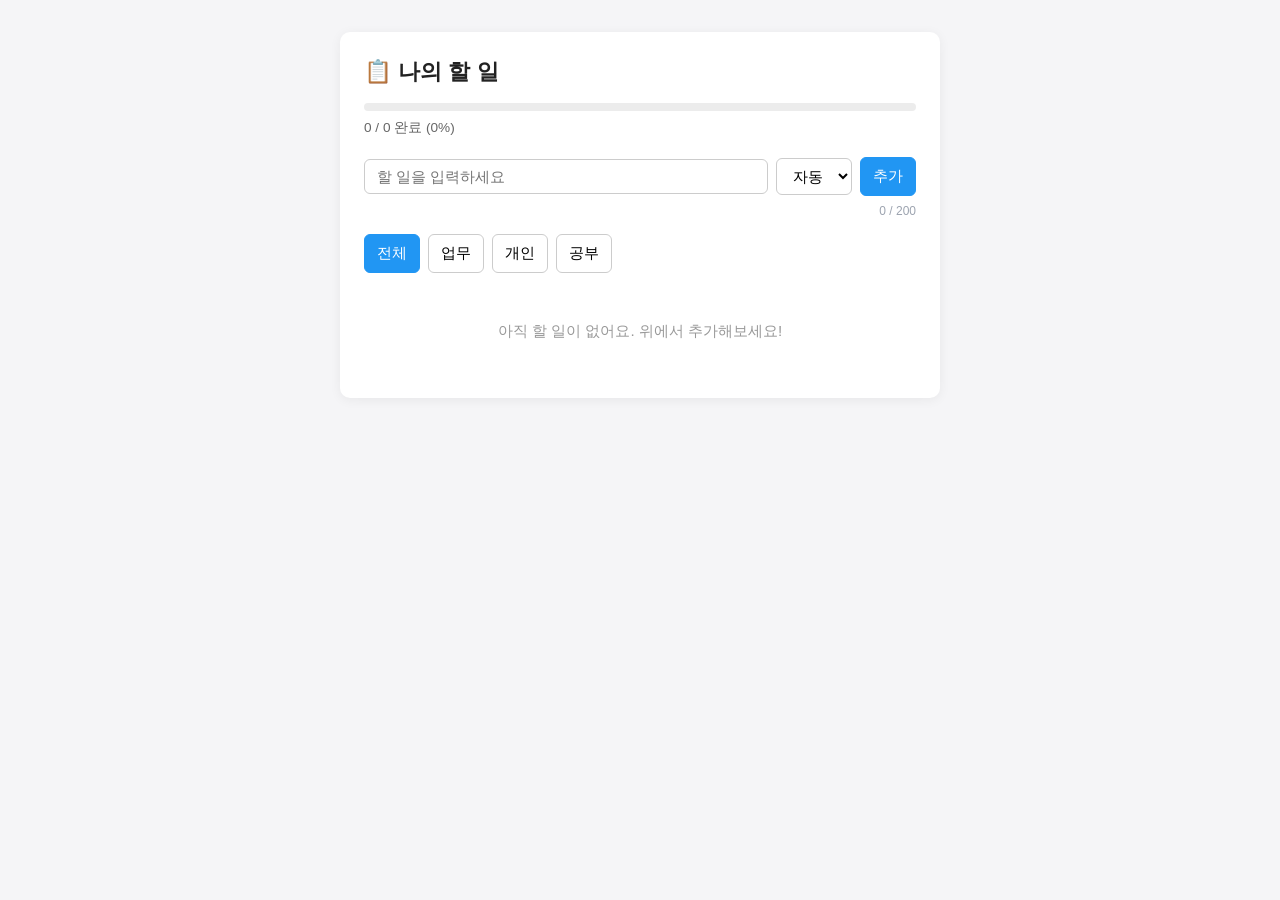
<file: index.html>
<!DOCTYPE html>
<html lang="ko">
<head>
    <meta charset="UTF-8">
    <meta name="viewport" content="width=device-width, initial-scale=1.0">
    <title>나의 할 일</title>
    <link rel="stylesheet" href="style.css">
</head>
<body>
    <div class="app">
        <header class="app-header">
            <h1>📋 나의 할 일</h1>
        </header>

        <section class="progress-section" aria-label="진행률">
            <div
                class="progress-bar"
                id="progress-bar"
                role="progressbar"
                aria-label="할 일 진행률"
                aria-valuemin="0"
                aria-valuemax="100"
                aria-valuenow="0"
            >
                <div class="progress-bar-fill" id="progress-bar-fill"></div>
            </div>
            <p class="progress-text" id="progress-text">0 / 0 완료 (0%)</p>
        </section>

        <section class="input-section">
            <label for="todo-input" class="visually-hidden">할 일 내용</label>
            <input
                type="text"
                id="todo-input"
                placeholder="할 일을 입력하세요"
                maxlength="200"
                autocomplete="off"
            >
            <label for="category-select" class="visually-hidden">카테고리 선택</label>
            <select id="category-select">
                <option value="auto">자동</option>
                <option value="work">업무</option>
                <option value="personal">개인</option>
                <option value="study">공부</option>
            </select>
            <button type="button" id="add-button">추가</button>
            <p class="input-counter" id="input-counter" aria-live="off">0 / 200</p>
            <p class="auto-hint" id="auto-hint" aria-live="polite" hidden></p>
        </section>

        <section class="filter-section" role="tablist" aria-label="카테고리 필터">
            <button type="button" class="filter-button" role="tab" aria-selected="true" data-filter="all">전체</button>
            <button type="button" class="filter-button" role="tab" aria-selected="false" data-filter="work">업무</button>
            <button type="button" class="filter-button" role="tab" aria-selected="false" data-filter="personal">개인</button>
            <button type="button" class="filter-button" role="tab" aria-selected="false" data-filter="study">공부</button>
        </section>

        <section class="list-section">
            <ul id="todo-list" aria-label="할 일 목록"></ul>
            <p class="empty-state" id="empty-state" hidden></p>
        </section>
    </div>

    <div class="toast-container" id="toast-container" aria-live="polite" aria-atomic="false"></div>

    <script type="module" src="app.js"></script>
</body>
</html>
</file>
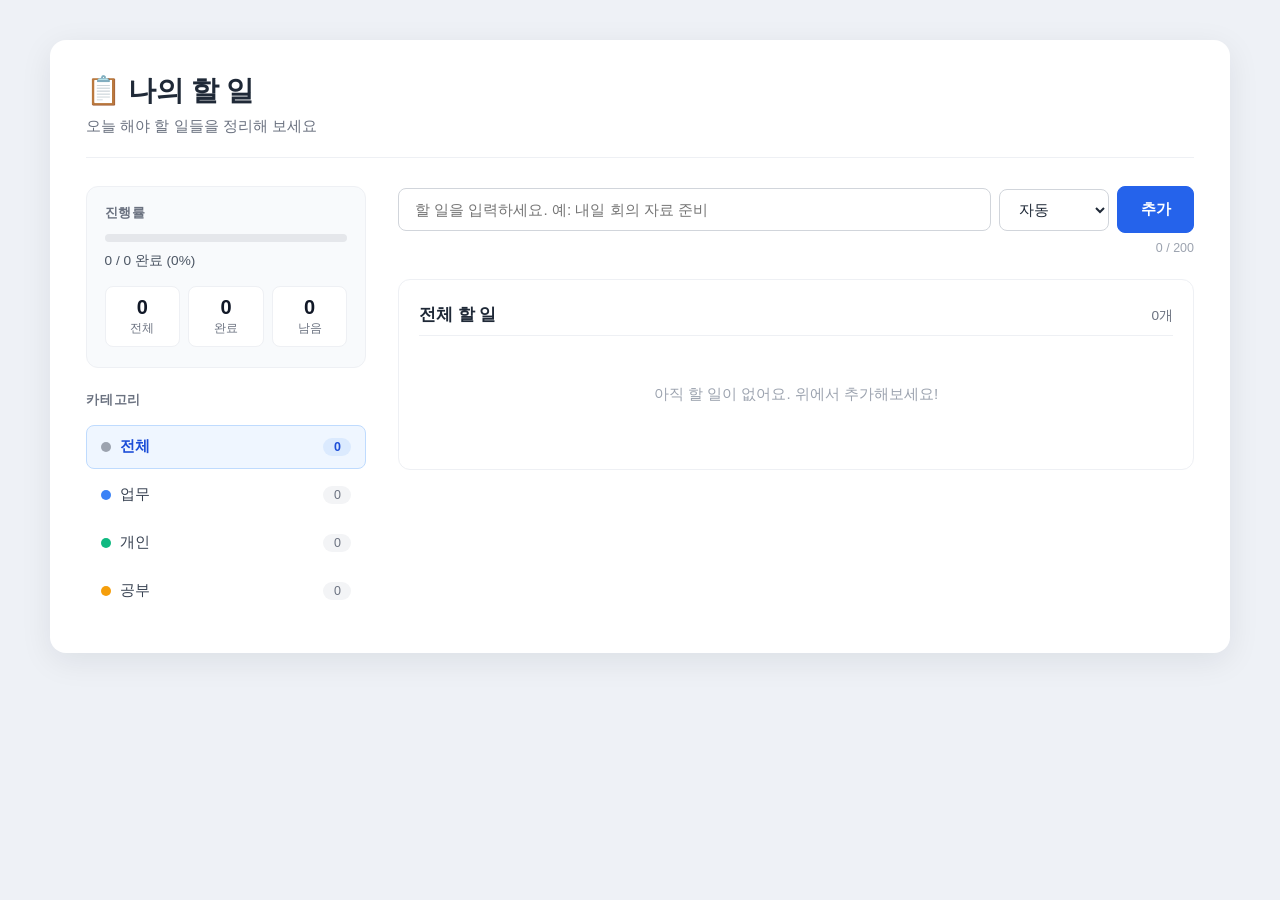
<file: web_version/index.html>
<!DOCTYPE html>
<html lang="ko">
<head>
    <meta charset="UTF-8">
    <meta name="viewport" content="width=device-width, initial-scale=1.0">
    <title>나의 할 일</title>
    <link rel="stylesheet" href="style.css">
</head>
<body>
    <div class="app">
        <header class="app-header">
            <h1>📋 나의 할 일</h1>
            <p class="app-subtitle">오늘 해야 할 일들을 정리해 보세요</p>
        </header>

        <div class="layout">
            <aside class="sidebar">
                <section class="progress-section" aria-label="진행률">
                    <h2 class="section-title">진행률</h2>
                    <div
                        class="progress-bar"
                        id="progress-bar"
                        role="progressbar"
                        aria-label="할 일 진행률"
                        aria-valuemin="0"
                        aria-valuemax="100"
                        aria-valuenow="0"
                    >
                        <div class="progress-bar-fill" id="progress-bar-fill"></div>
                    </div>
                    <p class="progress-text" id="progress-text">0 / 0 완료 (0%)</p>
                    <div class="stats">
                        <div class="stat">
                            <span class="stat-value" id="stat-total">0</span>
                            <span class="stat-label">전체</span>
                        </div>
                        <div class="stat">
                            <span class="stat-value" id="stat-done">0</span>
                            <span class="stat-label">완료</span>
                        </div>
                        <div class="stat">
                            <span class="stat-value" id="stat-remaining">0</span>
                            <span class="stat-label">남음</span>
                        </div>
                    </div>
                </section>

                <section class="filter-section" role="tablist" aria-label="카테고리 필터" aria-orientation="vertical">
                    <h2 class="section-title">카테고리</h2>
                    <button type="button" class="filter-button" role="tab" aria-selected="true" data-filter="all">
                        <span class="filter-dot dot-all" aria-hidden="true"></span>
                        <span class="filter-name">전체</span>
                        <span class="filter-count" id="count-all" aria-label="전체 개수">0</span>
                    </button>
                    <button type="button" class="filter-button" role="tab" aria-selected="false" data-filter="work">
                        <span class="filter-dot dot-work" aria-hidden="true"></span>
                        <span class="filter-name">업무</span>
                        <span class="filter-count" id="count-work" aria-label="업무 개수">0</span>
                    </button>
                    <button type="button" class="filter-button" role="tab" aria-selected="false" data-filter="personal">
                        <span class="filter-dot dot-personal" aria-hidden="true"></span>
                        <span class="filter-name">개인</span>
                        <span class="filter-count" id="count-personal" aria-label="개인 개수">0</span>
                    </button>
                    <button type="button" class="filter-button" role="tab" aria-selected="false" data-filter="study">
                        <span class="filter-dot dot-study" aria-hidden="true"></span>
                        <span class="filter-name">공부</span>
                        <span class="filter-count" id="count-study" aria-label="공부 개수">0</span>
                    </button>
                </section>
            </aside>

            <main class="main">
                <section class="input-section">
                    <label for="todo-input" class="visually-hidden">할 일 내용</label>
                    <input
                        type="text"
                        id="todo-input"
                        placeholder="할 일을 입력하세요. 예: 내일 회의 자료 준비"
                        maxlength="200"
                        autocomplete="off"
                    >
                    <label for="category-select" class="visually-hidden">카테고리 선택</label>
                    <select id="category-select">
                        <option value="auto">자동</option>
                        <option value="work">업무</option>
                        <option value="personal">개인</option>
                        <option value="study">공부</option>
                    </select>
                    <button type="button" id="add-button">추가</button>
                    <p class="input-counter" id="input-counter" aria-live="off">0 / 200</p>
                    <p class="auto-hint" id="auto-hint" aria-live="polite" hidden></p>
                </section>

                <section class="list-section">
                    <div class="list-header">
                        <h2 class="list-title" id="list-title">전체 할 일</h2>
                        <span class="list-meta" id="list-meta">0개</span>
                    </div>
                    <ul id="todo-list" aria-label="할 일 목록"></ul>
                    <p class="empty-state" id="empty-state" hidden></p>
                </section>
            </main>
        </div>
    </div>

    <div class="toast-container" id="toast-container" aria-live="polite" aria-atomic="false"></div>

    <script src="app.js"></script>
</body>
</html>
</file>
<file: style.css>
/* ---------- 기본 ---------- */

* {
    box-sizing: border-box;
}

body {
    font-family: -apple-system, BlinkMacSystemFont, "Segoe UI", "Malgun Gothic", sans-serif;
    background: #f5f5f7;
    color: #222;
    margin: 0;
    padding: 2rem 1rem;
}

.app {
    max-width: 600px;
    margin: 0 auto;
    background: #fff;
    padding: 1.5rem;
    border-radius: 10px;
    box-shadow: 0 2px 12px rgba(0, 0, 0, 0.06);
}

.app-header h1 {
    margin: 0 0 1rem;
    font-size: 1.4rem;
}

/* ---------- 시각 숨김 (스크린리더 전용) ---------- */

.visually-hidden {
    position: absolute;
    width: 1px;
    height: 1px;
    padding: 0;
    margin: -1px;
    overflow: hidden;
    clip: rect(0, 0, 0, 0);
    white-space: nowrap;
    border: 0;
}

/* ---------- 진행률 ---------- */

.progress-section {
    margin-bottom: 1.25rem;
}

.progress-bar {
    background: #ececec;
    border-radius: 4px;
    height: 8px;
    overflow: hidden;
}

.progress-bar-fill {
    background: #4caf50;
    height: 100%;
    width: 0%;
    transition: width 0.2s ease;
}

.progress-text {
    margin: 0.5rem 0 0;
    font-size: 0.85rem;
    color: #666;
}

/* ---------- 입력 / 필터 / 공통 폼 ---------- */

input[type="text"],
select,
button {
    padding: 0.5rem 0.75rem;
    font-size: 0.95rem;
    border: 1px solid #ccc;
    border-radius: 6px;
    background: #fff;
    font-family: inherit;
}

input[type="text"]:focus,
select:focus,
button:focus-visible {
    outline: none;
    border-color: #2196f3;
    box-shadow: 0 0 0 3px rgba(33, 150, 243, 0.18);
}

button {
    cursor: pointer;
    transition: background 0.15s ease, border-color 0.15s ease, color 0.15s ease;
}

button:hover {
    background: #f0f0f0;
}

.input-section {
    display: flex;
    gap: 0.5rem;
    margin-bottom: 1rem;
    flex-wrap: wrap;
    align-items: center;
}

.input-section input[type="text"] {
    flex: 1;
    min-width: 0;
}

.input-counter {
    flex: 1 1 100%;
    margin: 0;
    font-size: 0.75rem;
    color: #9ca3af;
    text-align: right;
}

.input-counter.near-limit {
    color: #f59e0b;
    font-weight: 600;
}

.input-counter.at-limit {
    color: #ef4444;
    font-weight: 600;
}

.auto-hint {
    flex: 1 1 100%;
    margin: 0;
    font-size: 0.8rem;
    color: #2196f3;
}

#add-button {
    background: #2196f3;
    color: #fff;
    border-color: #2196f3;
}

#add-button:hover {
    background: #1976d2;
    border-color: #1976d2;
}

.filter-section {
    display: flex;
    gap: 0.5rem;
    margin-bottom: 1rem;
    flex-wrap: wrap;
}

.filter-button.active,
.filter-button[aria-selected="true"] {
    background: #2196f3;
    border-color: #2196f3;
    color: #fff;
}

.filter-button.active:hover,
.filter-button[aria-selected="true"]:hover {
    background: #1976d2;
    border-color: #1976d2;
}

/* ---------- 할 일 목록 ---------- */

#todo-list {
    list-style: none;
    padding: 0;
    margin: 0;
}

.todo-item {
    display: flex;
    align-items: center;
    gap: 0.5rem;
    padding: 0.6rem 0.25rem;
    border-bottom: 1px solid #eee;
}

.todo-item:last-child {
    border-bottom: none;
}

/* 새 항목 등장 애니메이션 */
.todo-item.just-added {
    animation: highlightFadeIn 400ms ease-out;
}

@keyframes highlightFadeIn {
    0% {
        background: #fff8c5;
        transform: translateY(-4px);
        opacity: 0;
    }
    60% {
        background: #fffbe6;
        transform: translateY(0);
        opacity: 1;
    }
    100% {
        background: transparent;
        transform: translateY(0);
        opacity: 1;
    }
}

.category-label {
    padding: 0.15rem 0.5rem;
    border-radius: 4px;
    font-size: 0.75rem;
    white-space: nowrap;
}

.category-work {
    background: #e3f2fd;
    color: #1565c0;
}

.category-personal {
    background: #e8f5e9;
    color: #2e7d32;
}

.category-study {
    background: #fff3e0;
    color: #e65100;
}

.todo-text {
    flex: 1;
    word-break: break-word;
    min-width: 0;
}

.todo-text.completed {
    text-decoration: line-through;
    color: #aaa;
}

/* 체크박스 — 충분한 터치 영역 확보 */
.todo-checkbox {
    width: 20px;
    height: 20px;
    min-width: 20px;
    min-height: 20px;
    cursor: pointer;
    flex-shrink: 0;
    margin: 0;
    /* 시각 크기는 20px이지만 클릭 가능 영역은 padding으로 확장 */
    padding: 12px;
    box-sizing: content-box;
    background-clip: content-box;
}

.edit-button,
.delete-button {
    min-height: 36px;
}

.delete-button:hover {
    background: #ffebee;
    border-color: #f44336;
    color: #f44336;
}

.edit-button:hover {
    background: #e3f2fd;
    border-color: #2196f3;
    color: #1976d2;
}

/* ---------- 인라인 편집 ---------- */

.todo-item.editing {
    gap: 0.4rem;
    flex-wrap: wrap;
}

.edit-input {
    flex: 1;
    min-width: 0;
}

/* ---------- 빈 상태 ---------- */

.empty-state {
    text-align: center;
    color: #999;
    padding: 2rem 1rem;
    margin: 0;
    font-size: 0.95rem;
}

/* ---------- 토스트 ---------- */

.toast-container {
    position: fixed;
    left: 50%;
    bottom: 1.25rem;
    transform: translateX(-50%);
    display: flex;
    flex-direction: column;
    gap: 0.5rem;
    z-index: 1000;
    pointer-events: none;
    width: min(92vw, 420px);
}

.toast {
    pointer-events: auto;
    background: #1f2937;
    color: #fff;
    padding: 0.75rem 1rem;
    border-radius: 8px;
    box-shadow: 0 6px 20px rgba(0, 0, 0, 0.18);
    font-size: 0.9rem;
    display: flex;
    align-items: center;
    gap: 0.75rem;
    animation: toastIn 200ms ease-out;
}

.toast.toast-error {
    background: #b91c1c;
}

.toast-message {
    flex: 1;
    min-width: 0;
    word-break: break-word;
}

.toast-action {
    background: transparent;
    border: 1px solid rgba(255, 255, 255, 0.5);
    color: #fff;
    font-size: 0.85rem;
    padding: 0.35rem 0.75rem;
    border-radius: 6px;
    cursor: pointer;
    min-height: 36px;
    white-space: nowrap;
}

.toast-action:hover {
    background: rgba(255, 255, 255, 0.12);
}

.toast.leaving {
    animation: toastOut 180ms ease-in forwards;
}

@keyframes toastIn {
    from { opacity: 0; transform: translateY(8px); }
    to { opacity: 1; transform: translateY(0); }
}

@keyframes toastOut {
    from { opacity: 1; transform: translateY(0); }
    to { opacity: 0; transform: translateY(8px); }
}

/* ---------- 반응형 (≤ 480px) ---------- */

@media (max-width: 480px) {
    body {
        padding: 1rem 0.5rem;
    }

    .app {
        padding: 1rem;
        border-radius: 8px;
    }

    .app-header h1 {
        font-size: 1.2rem;
    }

    .input-section input[type="text"] {
        flex: 1 1 100%;
    }

    .input-section select,
    .input-section #add-button {
        flex: 1;
    }

    .filter-button {
        flex: 1 1 calc(50% - 0.25rem);
        text-align: center;
        min-height: 44px;
    }

    .todo-item {
        flex-wrap: wrap;
        gap: 0.6rem;
    }

    .todo-text {
        flex: 1 1 100%;
        order: 10;
    }

    .edit-button,
    .delete-button {
        min-height: 44px;
        min-width: 44px;
        padding: 0.5rem 0.85rem;
    }
}

/* ---------- 모션 감소 옵션 ---------- */

@media (prefers-reduced-motion: reduce) {
    .progress-bar-fill,
    button {
        transition: none;
    }

    .todo-item.just-added,
    .toast,
    .toast.leaving {
        animation: none;
    }
}
</file>
<file: web_version/style.css>
/* ---------- 기본 ---------- */

* {
    box-sizing: border-box;
}

body {
    font-family: -apple-system, BlinkMacSystemFont, "Segoe UI", "Malgun Gothic", sans-serif;
    background: #eef1f6;
    color: #1f2937;
    margin: 0;
    padding: 2.5rem 2rem;
    min-height: 100vh;
}

.app {
    max-width: 1180px;
    margin: 0 auto;
    background: #fff;
    padding: 2rem 2.25rem 2.5rem;
    border-radius: 16px;
    box-shadow: 0 8px 32px rgba(15, 23, 42, 0.08);
}

/* ---------- 시각 숨김 (스크린리더 전용) ---------- */

.visually-hidden {
    position: absolute;
    width: 1px;
    height: 1px;
    padding: 0;
    margin: -1px;
    overflow: hidden;
    clip: rect(0, 0, 0, 0);
    white-space: nowrap;
    border: 0;
}

/* ---------- 헤더 ---------- */

.app-header {
    border-bottom: 1px solid #eef0f4;
    padding-bottom: 1.25rem;
    margin-bottom: 1.75rem;
}

.app-header h1 {
    margin: 0;
    font-size: 1.75rem;
    font-weight: 700;
    letter-spacing: -0.01em;
}

.app-subtitle {
    margin: 0.4rem 0 0;
    color: #6b7280;
    font-size: 0.95rem;
}

/* ---------- 2단 레이아웃 ---------- */

.layout {
    display: grid;
    grid-template-columns: 280px 1fr;
    gap: 2rem;
    align-items: start;
}

.sidebar {
    display: flex;
    flex-direction: column;
    gap: 1.5rem;
    position: sticky;
    top: 2rem;
}

.section-title {
    font-size: 0.8rem;
    font-weight: 600;
    text-transform: uppercase;
    letter-spacing: 0.06em;
    color: #6b7280;
    margin: 0 0 0.75rem;
}

/* ---------- 진행률 / 통계 ---------- */

.progress-section {
    background: #f8fafc;
    border: 1px solid #eef0f4;
    border-radius: 12px;
    padding: 1.1rem 1.1rem 1.25rem;
}

.progress-bar {
    background: #e5e7eb;
    border-radius: 999px;
    height: 8px;
    overflow: hidden;
}

.progress-bar-fill {
    background: linear-gradient(90deg, #3b82f6, #2563eb);
    height: 100%;
    width: 0%;
    transition: width 0.3s ease;
}

.progress-text {
    margin: 0.6rem 0 0;
    font-size: 0.85rem;
    color: #4b5563;
}

.stats {
    display: grid;
    grid-template-columns: repeat(3, 1fr);
    gap: 0.5rem;
    margin-top: 1rem;
}

.stat {
    display: flex;
    flex-direction: column;
    align-items: center;
    background: #fff;
    border: 1px solid #eef0f4;
    border-radius: 8px;
    padding: 0.6rem 0.25rem;
}

.stat-value {
    font-size: 1.25rem;
    font-weight: 700;
    color: #111827;
    line-height: 1.1;
}

.stat-label {
    font-size: 0.72rem;
    color: #6b7280;
    margin-top: 0.2rem;
}

/* ---------- 필터 (사이드바) ---------- */

.filter-section {
    display: flex;
    flex-direction: column;
    gap: 0.25rem;
}

.filter-button {
    display: flex;
    align-items: center;
    gap: 0.6rem;
    width: 100%;
    text-align: left;
    padding: 0.65rem 0.85rem;
    border: 1px solid transparent;
    background: transparent;
    border-radius: 8px;
    font-size: 0.95rem;
    color: #374151;
    cursor: pointer;
    transition: background 0.15s, color 0.15s, border-color 0.15s;
    min-height: 44px;
}

.filter-button:hover {
    background: #f3f4f6;
}

.filter-button:focus-visible {
    outline: none;
    box-shadow: 0 0 0 3px rgba(59, 130, 246, 0.25);
}

.filter-button.active,
.filter-button[aria-selected="true"] {
    background: #eff6ff;
    color: #1d4ed8;
    border-color: #bfdbfe;
    font-weight: 600;
}

.filter-dot {
    width: 10px;
    height: 10px;
    border-radius: 50%;
    flex-shrink: 0;
}

.dot-all { background: #9ca3af; }
.dot-work { background: #3b82f6; }
.dot-personal { background: #10b981; }
.dot-study { background: #f59e0b; }

.filter-name {
    flex: 1;
}

.filter-count {
    font-size: 0.78rem;
    color: #6b7280;
    background: #f3f4f6;
    padding: 0.1rem 0.55rem;
    border-radius: 999px;
    min-width: 28px;
    text-align: center;
    white-space: nowrap;
}

.filter-button.active .filter-count,
.filter-button[aria-selected="true"] .filter-count {
    background: #dbeafe;
    color: #1d4ed8;
}

/* "남음" 개수 보조 표시 — 작고 절제된 톤 */
.filter-count-remaining {
    margin-left: 0.35rem;
    font-size: 0.72rem;
    color: #9ca3af;
    font-weight: 400;
}

.filter-button.active .filter-count-remaining,
.filter-button[aria-selected="true"] .filter-count-remaining {
    color: #60a5fa;
}

/* ---------- 메인 ---------- */

.main {
    min-width: 0;
}

/* ---------- 입력 / 공통 폼 ---------- */

input[type="text"],
select,
button {
    padding: 0.65rem 0.9rem;
    font-size: 0.95rem;
    border: 1px solid #d1d5db;
    border-radius: 8px;
    background: #fff;
    font-family: inherit;
    color: #1f2937;
}

input[type="text"]:focus,
select:focus,
button:focus-visible {
    outline: none;
    border-color: #3b82f6;
    box-shadow: 0 0 0 3px rgba(59, 130, 246, 0.15);
}

button {
    cursor: pointer;
    transition: background 0.15s ease, border-color 0.15s ease, color 0.15s ease, transform 0.05s ease;
}

button:hover {
    background: #f9fafb;
}

button:active {
    transform: translateY(1px);
}

.input-section {
    display: flex;
    gap: 0.5rem;
    flex-wrap: wrap;
    margin-bottom: 1.5rem;
    align-items: center;
}

.input-section input[type="text"] {
    flex: 1;
    min-width: 260px;
    padding: 0.75rem 1rem;
}

.input-section select {
    min-width: 110px;
}

#add-button {
    background: #2563eb;
    color: #fff;
    border-color: #2563eb;
    padding: 0.75rem 1.4rem;
    font-weight: 600;
}

#add-button:hover {
    background: #1d4ed8;
    border-color: #1d4ed8;
}

.input-counter {
    flex: 1 1 100%;
    margin: 0;
    font-size: 0.78rem;
    color: #9ca3af;
    text-align: right;
}

.input-counter.near-limit {
    color: #f59e0b;
    font-weight: 600;
}

.input-counter.at-limit {
    color: #ef4444;
    font-weight: 600;
}

.auto-hint {
    flex: 1 1 100%;
    margin: 0;
    font-size: 0.85rem;
    color: #2563eb;
}

/* ---------- 리스트 ---------- */

.list-section {
    background: #fff;
    border: 1px solid #eef0f4;
    border-radius: 12px;
    padding: 0.5rem 1.25rem 1rem;
}

.list-header {
    display: flex;
    align-items: baseline;
    justify-content: space-between;
    padding: 0.9rem 0 0.6rem;
    border-bottom: 1px solid #eef0f4;
}

.list-title {
    margin: 0;
    font-size: 1.05rem;
    font-weight: 600;
}

.list-meta {
    font-size: 0.85rem;
    color: #6b7280;
}

#todo-list {
    list-style: none;
    padding: 0;
    margin: 0;
}

.todo-item {
    display: flex;
    align-items: center;
    gap: 0.75rem;
    padding: 0.85rem 0.25rem;
    border-bottom: 1px solid #f3f4f6;
    transition: background 0.15s;
}

.todo-item:last-child {
    border-bottom: none;
}

.todo-item:hover {
    background: #fafbfc;
}

/* 새 항목 등장 애니메이션 */
.todo-item.just-added {
    animation: highlightFadeIn 400ms ease-out;
}

@keyframes highlightFadeIn {
    0% {
        background: #fef9c3;
        transform: translateY(-4px);
        opacity: 0;
    }
    60% {
        background: #fefce8;
        transform: translateY(0);
        opacity: 1;
    }
    100% {
        background: transparent;
        transform: translateY(0);
        opacity: 1;
    }
}

.todo-item input[type="checkbox"],
.todo-checkbox {
    width: 20px;
    height: 20px;
    min-width: 20px;
    min-height: 20px;
    cursor: pointer;
    accent-color: #2563eb;
    flex-shrink: 0;
    margin: 0;
    /* 시각 크기 20px, 클릭 영역 padding으로 확장 */
    padding: 12px;
    box-sizing: content-box;
    background-clip: content-box;
}

.category-label {
    padding: 0.2rem 0.6rem;
    border-radius: 6px;
    font-size: 0.75rem;
    font-weight: 600;
    white-space: nowrap;
    flex-shrink: 0;
}

.category-work {
    background: #dbeafe;
    color: #1e40af;
}

.category-personal {
    background: #d1fae5;
    color: #065f46;
}

.category-study {
    background: #fef3c7;
    color: #92400e;
}

.todo-text {
    flex: 1;
    word-break: break-word;
    min-width: 0;
    font-size: 0.98rem;
}

.todo-text.completed {
    text-decoration: line-through;
    color: #9ca3af;
}

.edit-button,
.delete-button {
    padding: 0.4rem 0.8rem;
    font-size: 0.85rem;
    min-height: 36px;
}

.edit-button:hover {
    background: #eff6ff;
    border-color: #3b82f6;
    color: #1d4ed8;
}

.delete-button:hover {
    background: #fef2f2;
    border-color: #ef4444;
    color: #dc2626;
}

/* ---------- 인라인 편집 ---------- */

.todo-item.editing {
    gap: 0.5rem;
    flex-wrap: wrap;
    background: #f9fafb;
}

.edit-input {
    flex: 1;
    min-width: 0;
}

/* ---------- 빈 상태 ---------- */

.empty-state {
    text-align: center;
    color: #9ca3af;
    padding: 3rem 1rem;
    margin: 0;
    font-size: 0.95rem;
}

/* ---------- 토스트 ---------- */

.toast-container {
    position: fixed;
    left: 50%;
    bottom: 1.5rem;
    transform: translateX(-50%);
    display: flex;
    flex-direction: column;
    gap: 0.5rem;
    z-index: 1000;
    pointer-events: none;
    width: min(92vw, 460px);
}

.toast {
    pointer-events: auto;
    background: #1f2937;
    color: #fff;
    padding: 0.85rem 1.1rem;
    border-radius: 10px;
    box-shadow: 0 10px 28px rgba(15, 23, 42, 0.25);
    font-size: 0.92rem;
    display: flex;
    align-items: center;
    gap: 0.85rem;
    animation: toastIn 200ms ease-out;
}

.toast.toast-error {
    background: #b91c1c;
}

.toast-message {
    flex: 1;
    min-width: 0;
    word-break: break-word;
}

.toast-action {
    background: transparent;
    border: 1px solid rgba(255, 255, 255, 0.55);
    color: #fff;
    font-size: 0.85rem;
    padding: 0.4rem 0.85rem;
    border-radius: 6px;
    cursor: pointer;
    min-height: 36px;
    white-space: nowrap;
    transition: background 0.15s;
}

.toast-action:hover {
    background: rgba(255, 255, 255, 0.15);
}

.toast.leaving {
    animation: toastOut 180ms ease-in forwards;
}

@keyframes toastIn {
    from { opacity: 0; transform: translateY(10px); }
    to { opacity: 1; transform: translateY(0); }
}

@keyframes toastOut {
    from { opacity: 1; transform: translateY(0); }
    to { opacity: 0; transform: translateY(10px); }
}

/* ---------- 반응형 ---------- */

/* 태블릿 (≤ 900px) — 사이드바를 위로 */
@media (max-width: 900px) {
    body {
        padding: 1.5rem 1rem;
    }

    .app {
        padding: 1.5rem;
    }

    .layout {
        grid-template-columns: 1fr;
        gap: 1.5rem;
    }

    .sidebar {
        position: static;
        flex-direction: row;
        flex-wrap: wrap;
        gap: 1rem;
    }

    .progress-section {
        flex: 1 1 280px;
    }

    .filter-section {
        flex: 1 1 280px;
        flex-direction: row;
        flex-wrap: wrap;
    }

    .filter-button {
        flex: 1 1 calc(50% - 0.25rem);
    }
}

/* 모바일 (≤ 480px) */
@media (max-width: 480px) {
    body {
        padding: 1rem 0.5rem;
    }

    .app {
        padding: 1rem;
        border-radius: 12px;
    }

    .app-header h1 {
        font-size: 1.35rem;
    }

    .input-section input[type="text"] {
        flex: 1 1 100%;
        min-width: 0;
    }

    .input-section select,
    .input-section #add-button {
        flex: 1;
    }

    .filter-button {
        flex: 1 1 100%;
        min-height: 48px;
    }

    .todo-item {
        flex-wrap: wrap;
        gap: 0.6rem;
    }

    .todo-text {
        flex: 1 1 100%;
        order: 10;
    }

    .edit-button,
    .delete-button {
        min-height: 44px;
        min-width: 44px;
    }
}

/* ---------- 모션 감소 옵션 ---------- */

@media (prefers-reduced-motion: reduce) {
    .progress-bar-fill,
    .todo-item,
    button {
        transition: none;
    }

    .todo-item.just-added,
    .toast,
    .toast.leaving {
        animation: none;
    }
}
</file>
